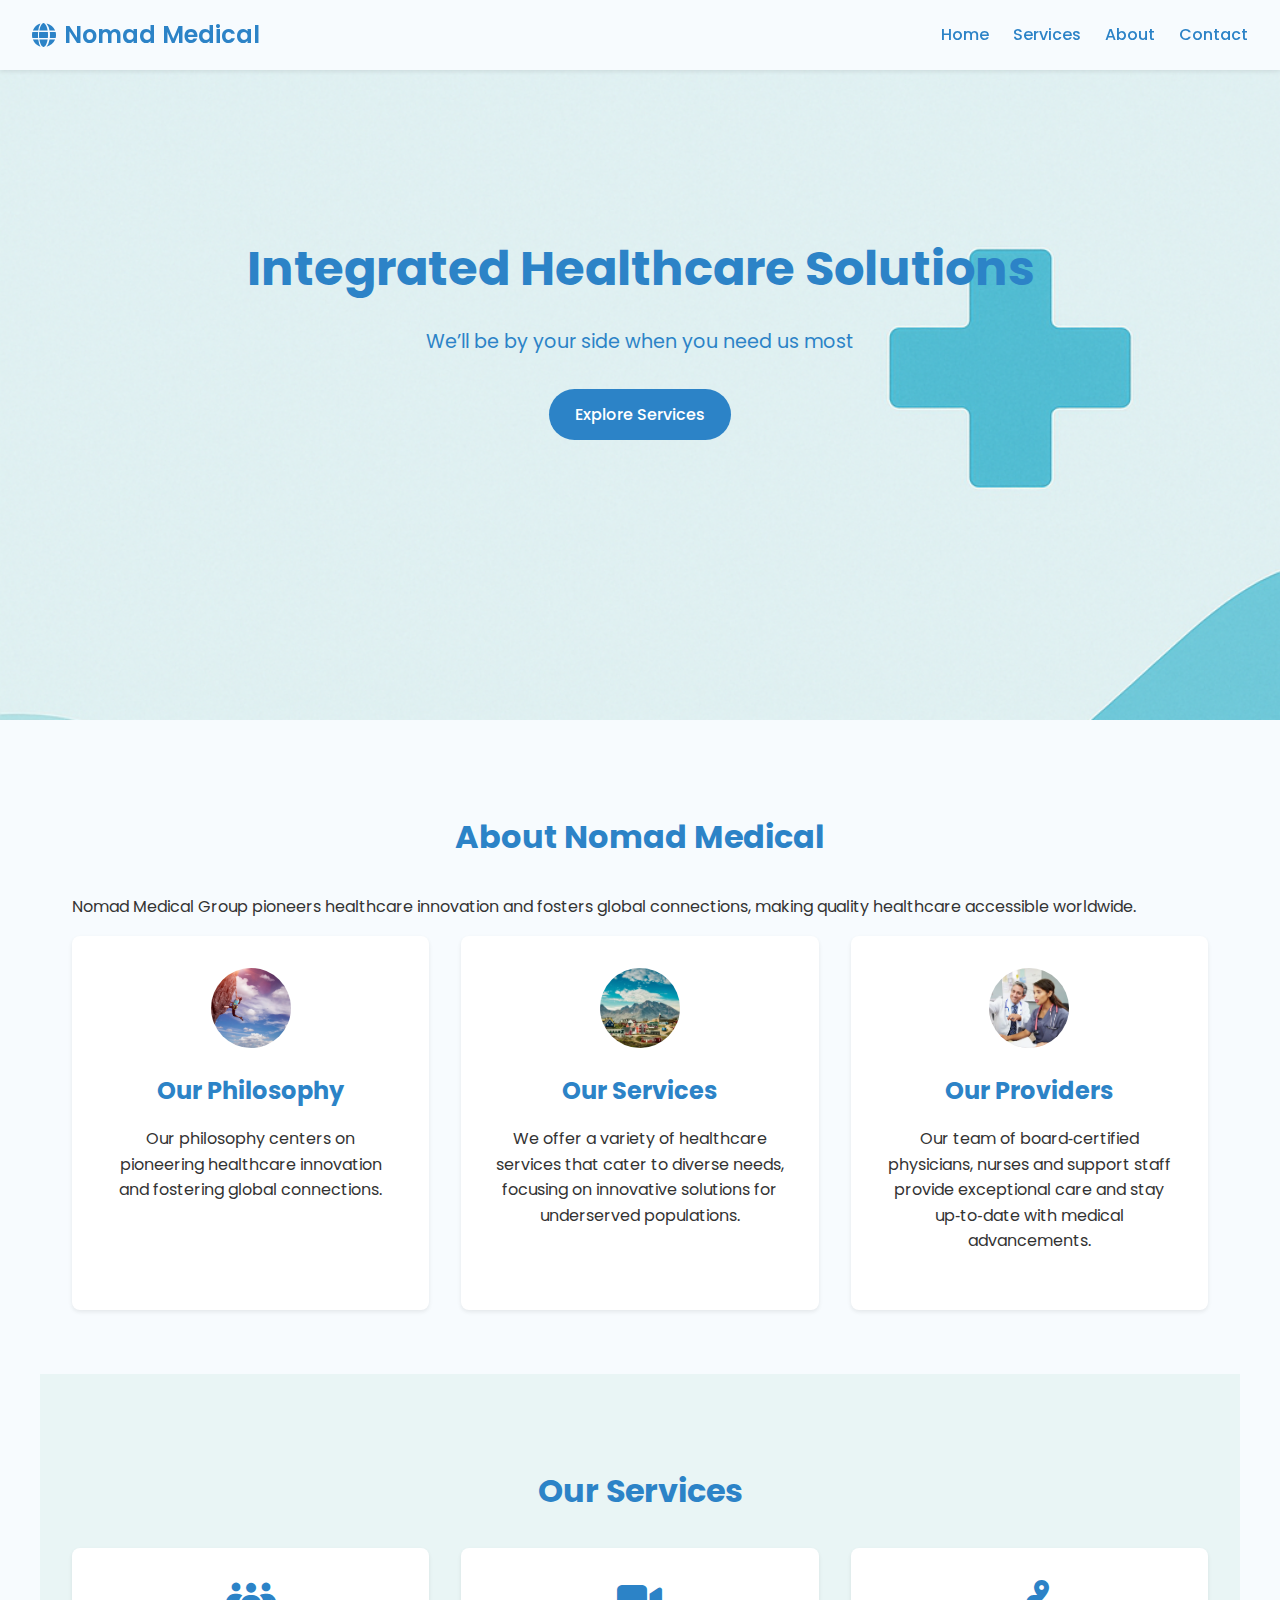
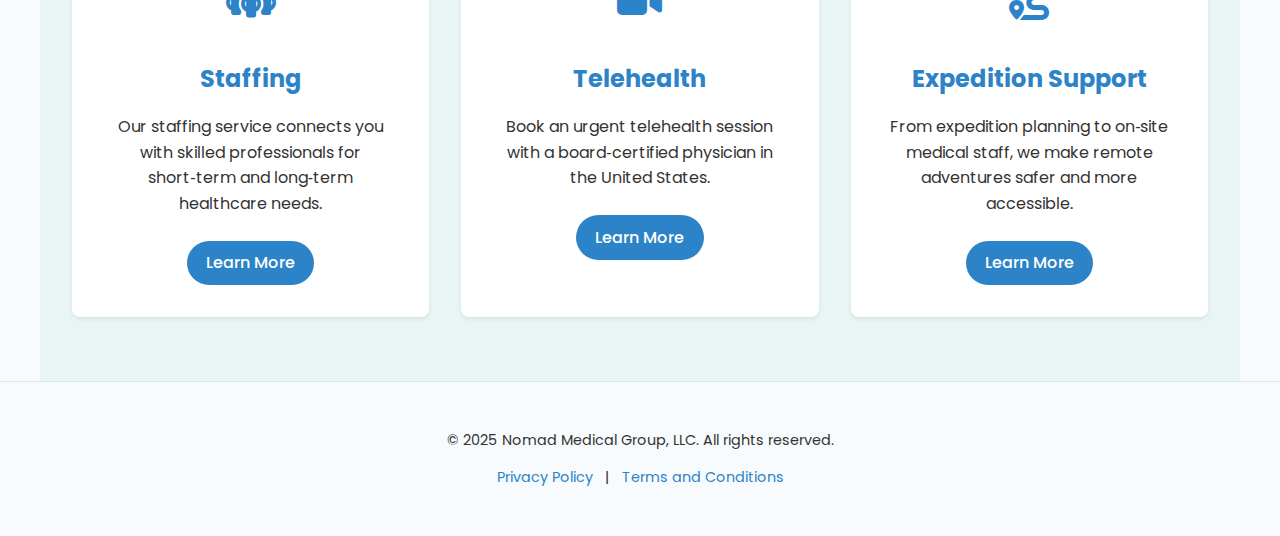
<file: index.html>
<!DOCTYPE html>
<html lang="en">
  <head>
    <meta charset="UTF-8" />
    <meta name="viewport" content="width=device-width, initial-scale=1.0" />
    <title>NOMAD MEDICAL | Integrated Healthcare Solutions</title>
    <meta
      name="description"
      content="Nomad Medical Group provides integrated healthcare solutions, including telehealth, staffing and expedition support, delivering world‑class care wherever you are."
    />
    <link
      rel="stylesheet"
      href="https://cdnjs.cloudflare.com/ajax/libs/font-awesome/6.4.0/css/all.min.css"
    />
    <link
      href="https://fonts.googleapis.com/css2?family=Poppins:wght@400;500;600&display=swap"
      rel="stylesheet"
    />
    <link rel="stylesheet" href="styles.css" />
  </head>
  <body>
    <!-- Header -->
    <header>
      <div class="logo">
        <i class="fas fa-globe"></i> Nomad Medical
      </div>
      <nav>
        <ul>
          <li><a href="index.html">Home</a></li>
          <li><a href="services.html">Services</a></li>
          <li><a href="about.html">About</a></li>
          <li><a href="contact.html">Contact</a></li>
        </ul>
      </nav>
    </header>

    <!-- Hero Section -->
    <section class="hero">
      <h1>Integrated Healthcare Solutions</h1>
      <p>We’ll be by your side when you need us most</p>
      <a href="services.html" class="cta-button">Explore Services</a>
    </section>

    <!-- About Section -->
    <section class="section">
      <h2>About Nomad Medical</h2>
      <p>
        Nomad Medical Group pioneers healthcare innovation and fosters global
        connections, making quality healthcare accessible worldwide.
      </p>
      <div class="cards">
        <div class="card">
          <!-- Use a circular image from the original site to illustrate our philosophy -->
          <img src="assets/expedition.webp" alt="Our Philosophy" />
          <h3>Our Philosophy</h3>
          <p>
            Our philosophy centers on pioneering healthcare innovation and
            fostering global connections.
          </p>
        </div>
        <div class="card">
          <!-- Staffing photo from the old site illustrates the breadth of services we offer -->
          <img src="assets/telehealth.webp" alt="Our Services" />
          <h3>Our Services</h3>
          <p>
            We offer a variety of healthcare services that cater to diverse
            needs, focusing on innovative solutions for underserved populations.
          </p>
        </div>
        <div class="card">
          <!-- Expedition photo symbolises our adventurous providers -->
          <img src="assets/staffing.webp" alt="Our Providers" />
          <h3>Our Providers</h3>
          <p>
            Our team of board‑certified physicians, nurses and support staff
            provide exceptional care and stay up‑to‑date with medical
            advancements.
          </p>
        </div>
      </div>
    </section>

    <!-- Services Preview Section -->
    <section class="section dark">
      <h2>Our Services</h2>
      <div class="cards">
        <div class="card">
          <i class="fas fa-people-group"></i>
          <h3>Staffing</h3>
          <p>
            Our staffing service connects you with skilled professionals for
            short‑term and long‑term healthcare needs.
          </p>
          <a href="staffing.html" class="link-button">Learn More</a>
        </div>
        <div class="card">
          <i class="fas fa-video"></i>
          <h3>Telehealth</h3>
          <p>
            Book an urgent telehealth session with a board‑certified physician
            in the United States.
          </p>
          <a href="telehealth.html" class="link-button">Learn More</a>
        </div>
        <div class="card">
          <i class="fas fa-route"></i>
          <h3>Expedition Support</h3>
          <p>
            From expedition planning to on‑site medical staff, we make
            remote adventures safer and more accessible.
          </p>
          <a
            href="expedition-support.html"
            class="link-button"
            >Learn More</a
          >
        </div>
      </div>
    </section>

    <!-- Footer -->
    <footer class="footer">
      <p>&copy; 2025 Nomad Medical Group, LLC. All rights reserved.</p>
      <p>
        <a href="#">Privacy Policy</a> |
        <a href="#">Terms and Conditions</a>
      </p>
    </footer>
  </body>
</html>
</file>
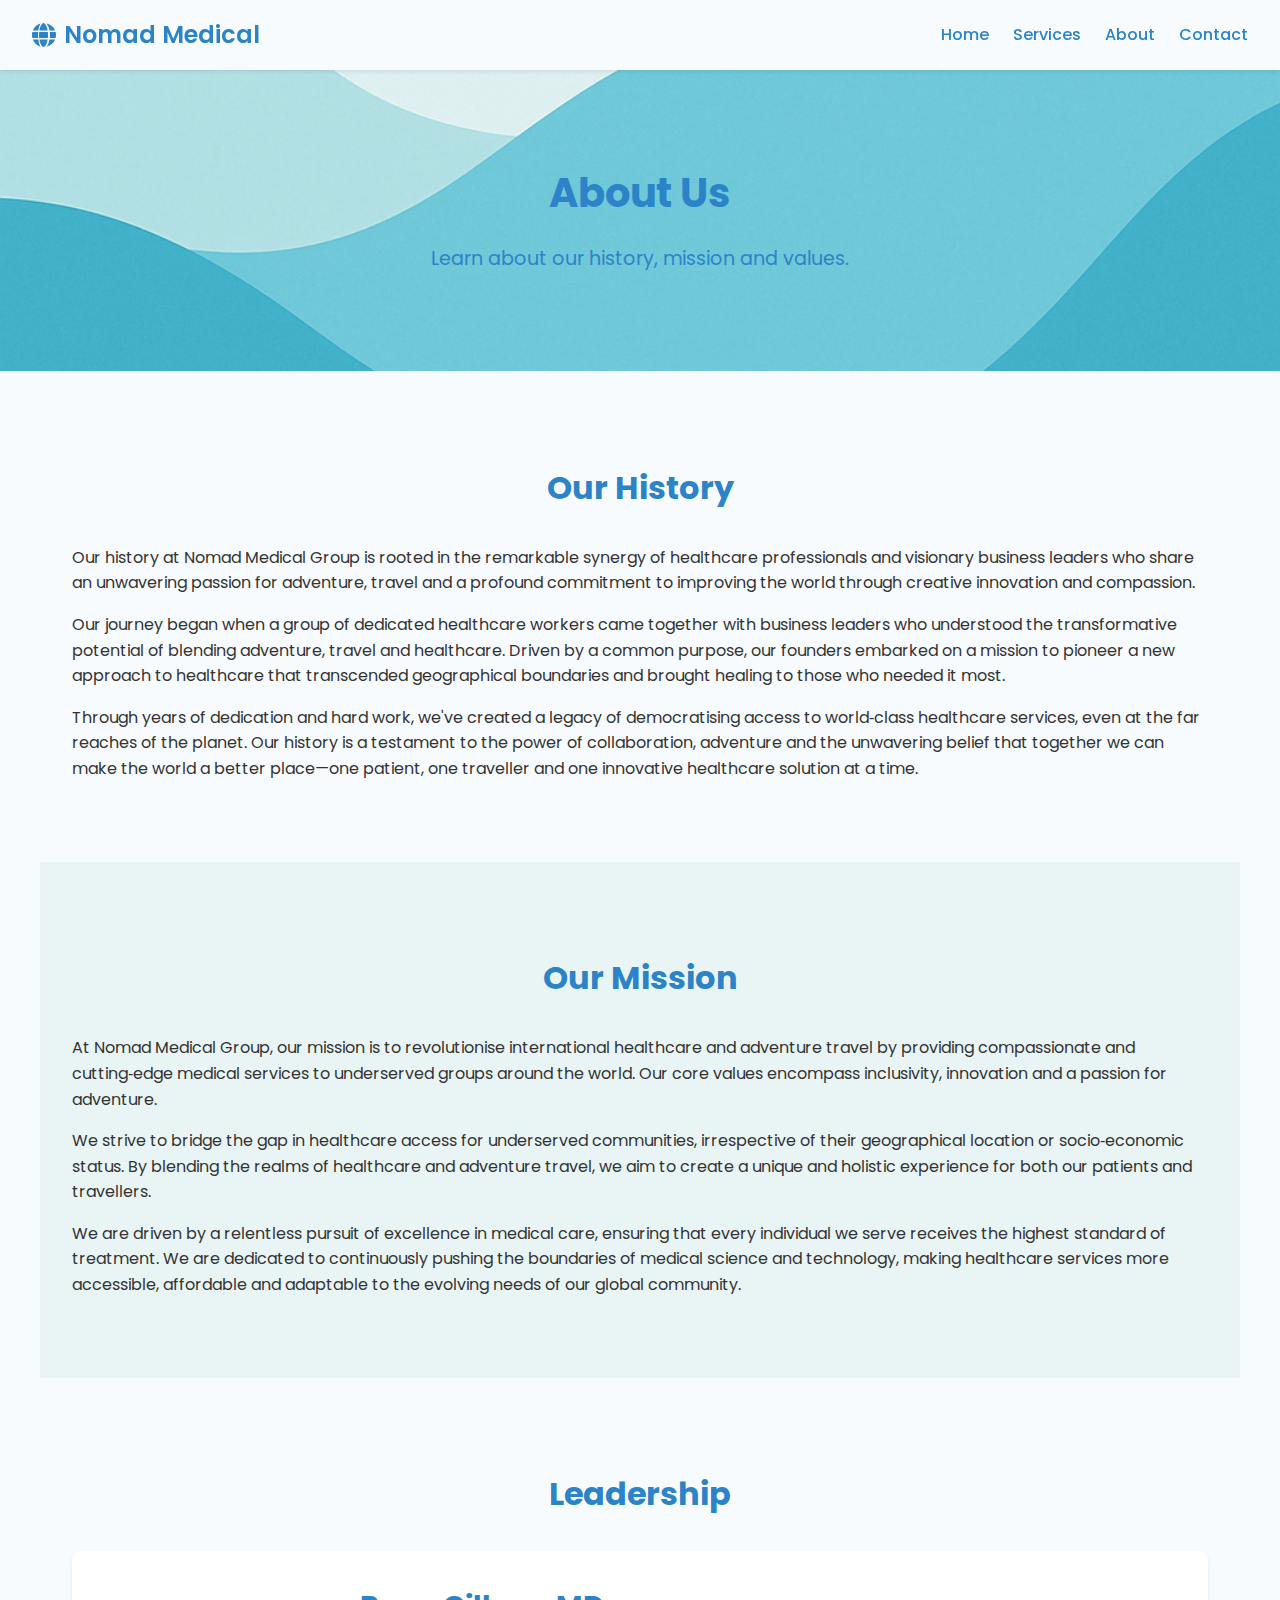
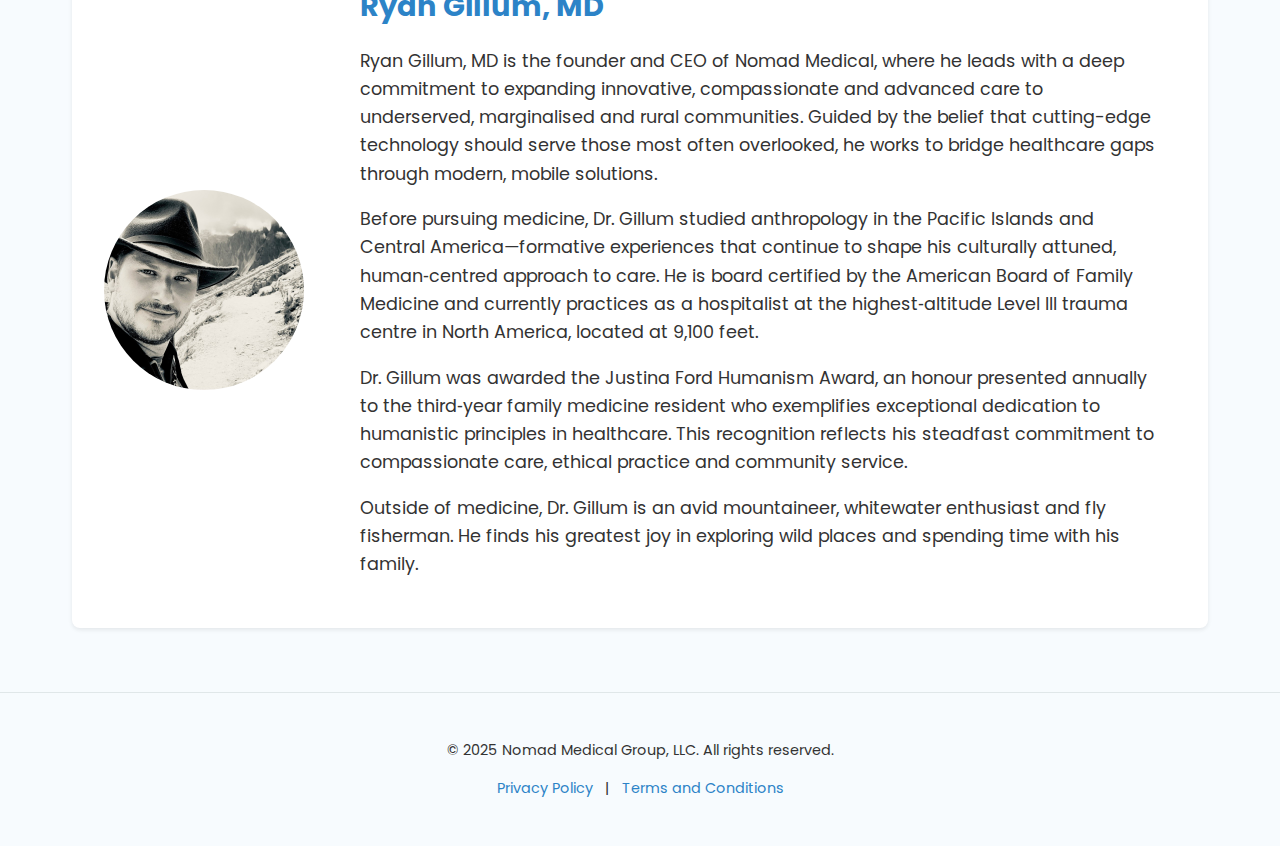
<file: about.html>
<!DOCTYPE html>
<html lang="en">
  <head>
    <meta charset="UTF-8" />
    <meta name="viewport" content="width=device-width, initial-scale=1.0" />
    <title>About Us | Nomad Medical</title>
    <meta
      name="description"
      content="Learn about Nomad Medical Group’s history, mission and values. Discover our commitment to pioneering healthcare innovation and global accessibility."
    />
    <link
      rel="stylesheet"
      href="https://cdnjs.cloudflare.com/ajax/libs/font-awesome/6.4.0/css/all.min.css"
    />
    <link
      href="https://fonts.googleapis.com/css2?family=Poppins:wght@400;500;600&display=swap"
      rel="stylesheet"
    />
    <link rel="stylesheet" href="styles.css" />
    <!-- Favicon -->
    <link rel="icon" href="assets/favicon.png" type="image/png" />
  </head>
  <body>
    <!-- Header -->
         <header>
         <!-- Make the logo clickable to navigate back to the homepage -->
         <a href="index.html" class="logo">
             <i class="fas fa-globe"></i> Nomad Medical
           </a>
           <nav>
        <ul>
          <li><a href="index.html">Home</a></li>
          <li><a href="services.html">Services</a></li>
          <li><a href="about.html">About</a></li>
          <li><a href="contact.html">Contact</a></li>
        </ul>
      </nav>
    </header>

    <!-- Subhero -->
    <section class="subhero">
      <h1>About Us</h1>
      <p>Learn about our history, mission and values.</p>
    </section>

    <!-- History Section -->
    <section class="section">
      <h2>Our History</h2>
      <p>
        Our history at Nomad Medical Group is rooted in the remarkable synergy
        of healthcare professionals and visionary business leaders who share an
        unwavering passion for adventure, travel and a profound commitment
        to improving the world through creative innovation and compassion.
      </p>
      <p>
        Our journey began when a group of dedicated healthcare workers came
        together with business leaders who understood the transformative
        potential of blending adventure, travel and healthcare.
        Driven by a common purpose, our founders embarked on a mission to
        pioneer a new approach to healthcare that transcended geographical
        boundaries and brought healing to those who needed it most.
      </p>
      <p>
        Through years of dedication and hard work, we've created a legacy of
        democratising access to world‑class healthcare services, even at the
        far reaches of the planet. Our history is
        a testament to the power of collaboration, adventure and the
        unwavering belief that together we can make the world a better
        place—one patient, one traveller and one innovative healthcare
        solution at a time.
      </p>
    </section>

    <!-- Mission Section -->
    <section class="section dark">
      <h2>Our Mission</h2>
      <p>
        At Nomad Medical Group, our mission is to revolutionise international
        healthcare and adventure travel by providing compassionate and
        cutting‑edge medical services to underserved groups around the world.
        Our core values encompass inclusivity, innovation and a passion for
        adventure.
      </p>
      <p>
        We strive to bridge the gap in healthcare access for underserved
        communities, irrespective of their geographical location or
        socio‑economic status. By blending the
        realms of healthcare and adventure travel, we aim to create a unique
        and holistic experience for both our patients and travellers.
      </p>
      <p>
        We are driven by a relentless pursuit of excellence in medical care,
        ensuring that every individual we serve receives the highest
        standard of treatment. We are dedicated to
        continuously pushing the boundaries of medical science and
        technology, making healthcare services more accessible, affordable
        and adaptable to the evolving needs of our global community.
      </p>
    </section>

    <!-- Leadership Section -->
    <section class="section leadership-section">
      <h2>Leadership</h2>
      <div class="leadership-card">
        <!-- Leadership portrait for the CEO and founder -->
        <img src="assets/ryan-gillum.jpeg" alt="Ryan Gillum, MD" class="leader-photo">
        <div class="leadership-bio">
          <h3>Ryan Gillum, MD</h3>
          <!-- Updated biography text for Ryan Gillum, MD -->
          <p>
            Ryan Gillum, MD is the founder and CEO of Nomad Medical, where he
            leads with a deep commitment to expanding innovative, compassionate
            and advanced care to underserved, marginalised and rural
            communities. Guided by the belief that cutting-edge technology
            should serve those most often overlooked, he works to bridge
            healthcare gaps through modern, mobile solutions.
          </p>
          <p>
            Before pursuing medicine, Dr. Gillum studied anthropology in the
            Pacific Islands and Central America—formative experiences that
            continue to shape his culturally attuned, human‑centred
            approach to care. He is board certified by the American Board of
            Family Medicine and currently practices as a hospitalist at the
            highest‑altitude Level&nbsp;III trauma centre in North America,
            located at 9,100 feet.
          </p>
          <p>
            Dr. Gillum was awarded the Justina Ford Humanism Award, an honour
            presented annually to the third‑year family medicine resident who
            exemplifies exceptional dedication to humanistic principles in
            healthcare. This recognition reflects his steadfast commitment to
            compassionate care, ethical practice and community service.
          </p>
          <p>
            Outside of medicine, Dr. Gillum is an avid mountaineer,
            whitewater enthusiast and fly fisherman. He finds his greatest joy
            in exploring wild places and spending time with his family.
          </p>
        </div>
      </div>
    </section>

    <!-- Footer -->
    <footer class="footer">
      <p>&copy; 2025 Nomad Medical Group, LLC. All rights reserved.</p>
      <p>
        <a href="#">Privacy Policy</a> |
        <a href="#">Terms and Conditions</a>
      </p>
    </footer>
  </body>
</html>
</file>
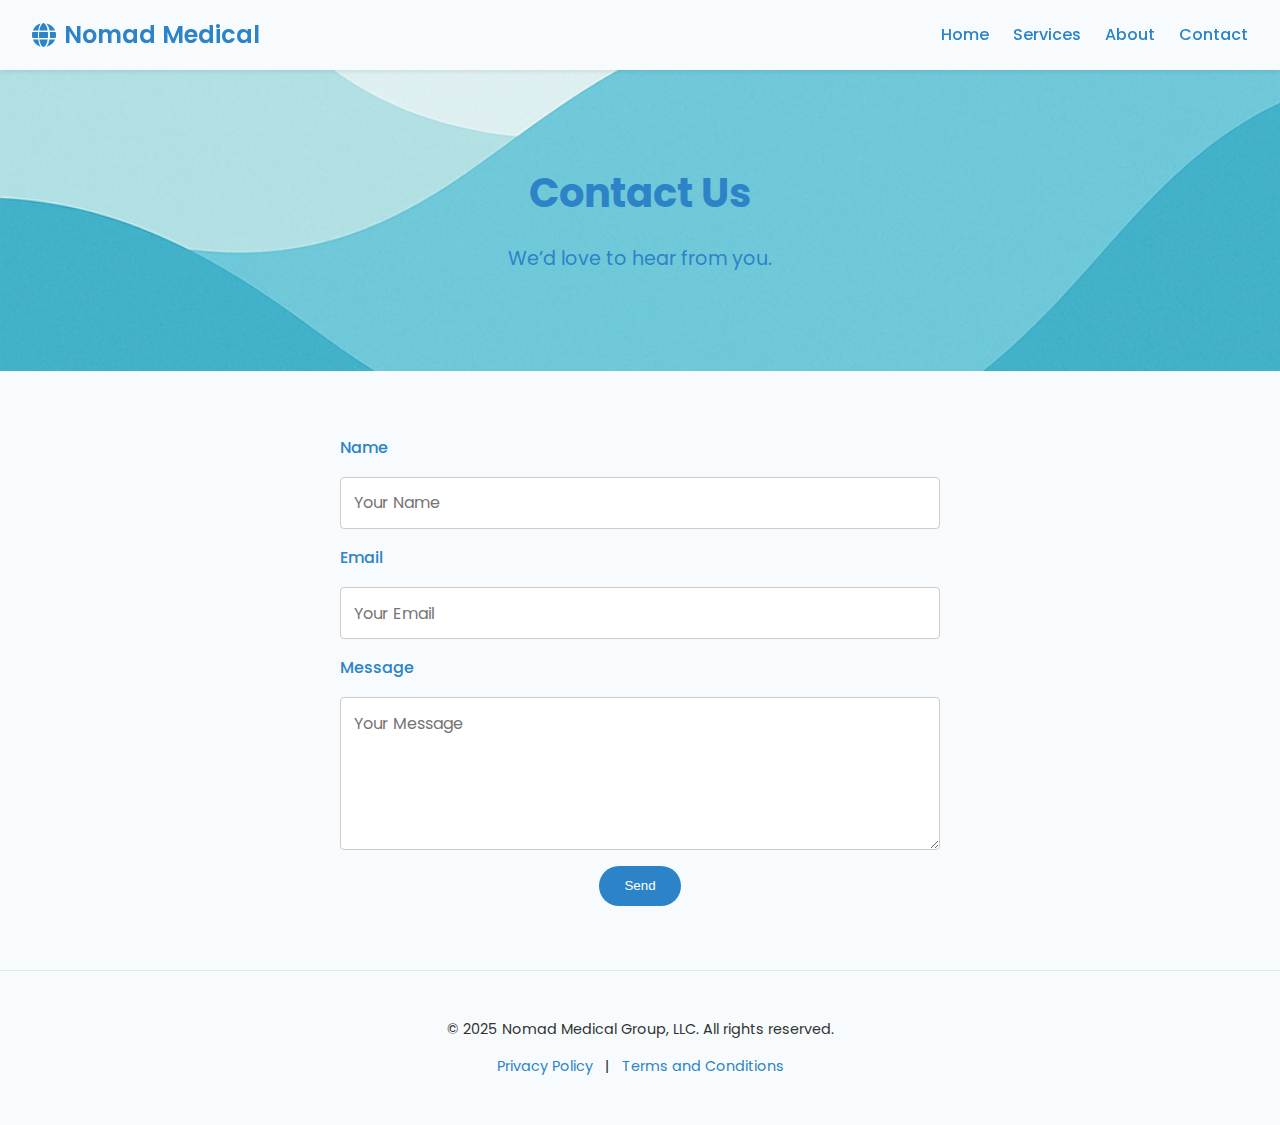
<file: contact.html>
<!DOCTYPE html>
<html lang="en">
  <head>
    <meta charset="UTF-8" />
    <meta name="viewport" content="width=device-width, initial-scale=1.0" />
    <title>Contact Us | Nomad Medical</title>
    <meta
      name="description"
      content="Get in touch with Nomad Medical Group. Send us your questions, comments or partnership requests via our contact form."
    />
    <link
      rel="stylesheet"
      href="https://cdnjs.cloudflare.com/ajax/libs/font-awesome/6.4.0/css/all.min.css"
    />
    <link
      href="https://fonts.googleapis.com/css2?family=Poppins:wght@400;500;600&display=swap"
      rel="stylesheet"
    />
    <link rel="stylesheet" href="styles.css" />
  </head>
  <body>
    <!-- Header -->
    <header>
      <div class="logo">
        <i class="fas fa-globe"></i> Nomad Medical
      </div>
      <nav>
        <ul>
          <li><a href="index.html">Home</a></li>
          <li><a href="services.html">Services</a></li>
          <li><a href="about.html">About</a></li>
          <li><a href="contact.html">Contact</a></li>
        </ul>
      </nav>
    </header>

    <!-- Subhero -->
    <section class="subhero">
      <h1>Contact Us</h1>
      <p>We’d love to hear from you.</p>
    </section>

    <!-- Contact Form -->
    <section class="section">
      <form class="contact-form" action="#" method="post">
        <label for="name">Name</label>
        <input type="text" id="name" name="name" placeholder="Your Name" required />
        <label for="email">Email</label>
        <input
          type="email"
          id="email"
          name="email"
          placeholder="Your Email"
          required
        />
        <label for="message">Message</label>
        <textarea
          id="message"
          name="message"
          rows="5"
          placeholder="Your Message"
          required
        ></textarea>
        <button type="submit" class="cta-button">Send</button>
      </form>
    </section>

    <!-- Footer -->
    <footer class="footer">
      <p>&copy; 2025 Nomad Medical Group, LLC. All rights reserved.</p>
      <p>
        <a href="#">Privacy Policy</a> |
        <a href="#">Terms and Conditions</a>
      </p>
    </footer>
  </body>
</html>
</file>
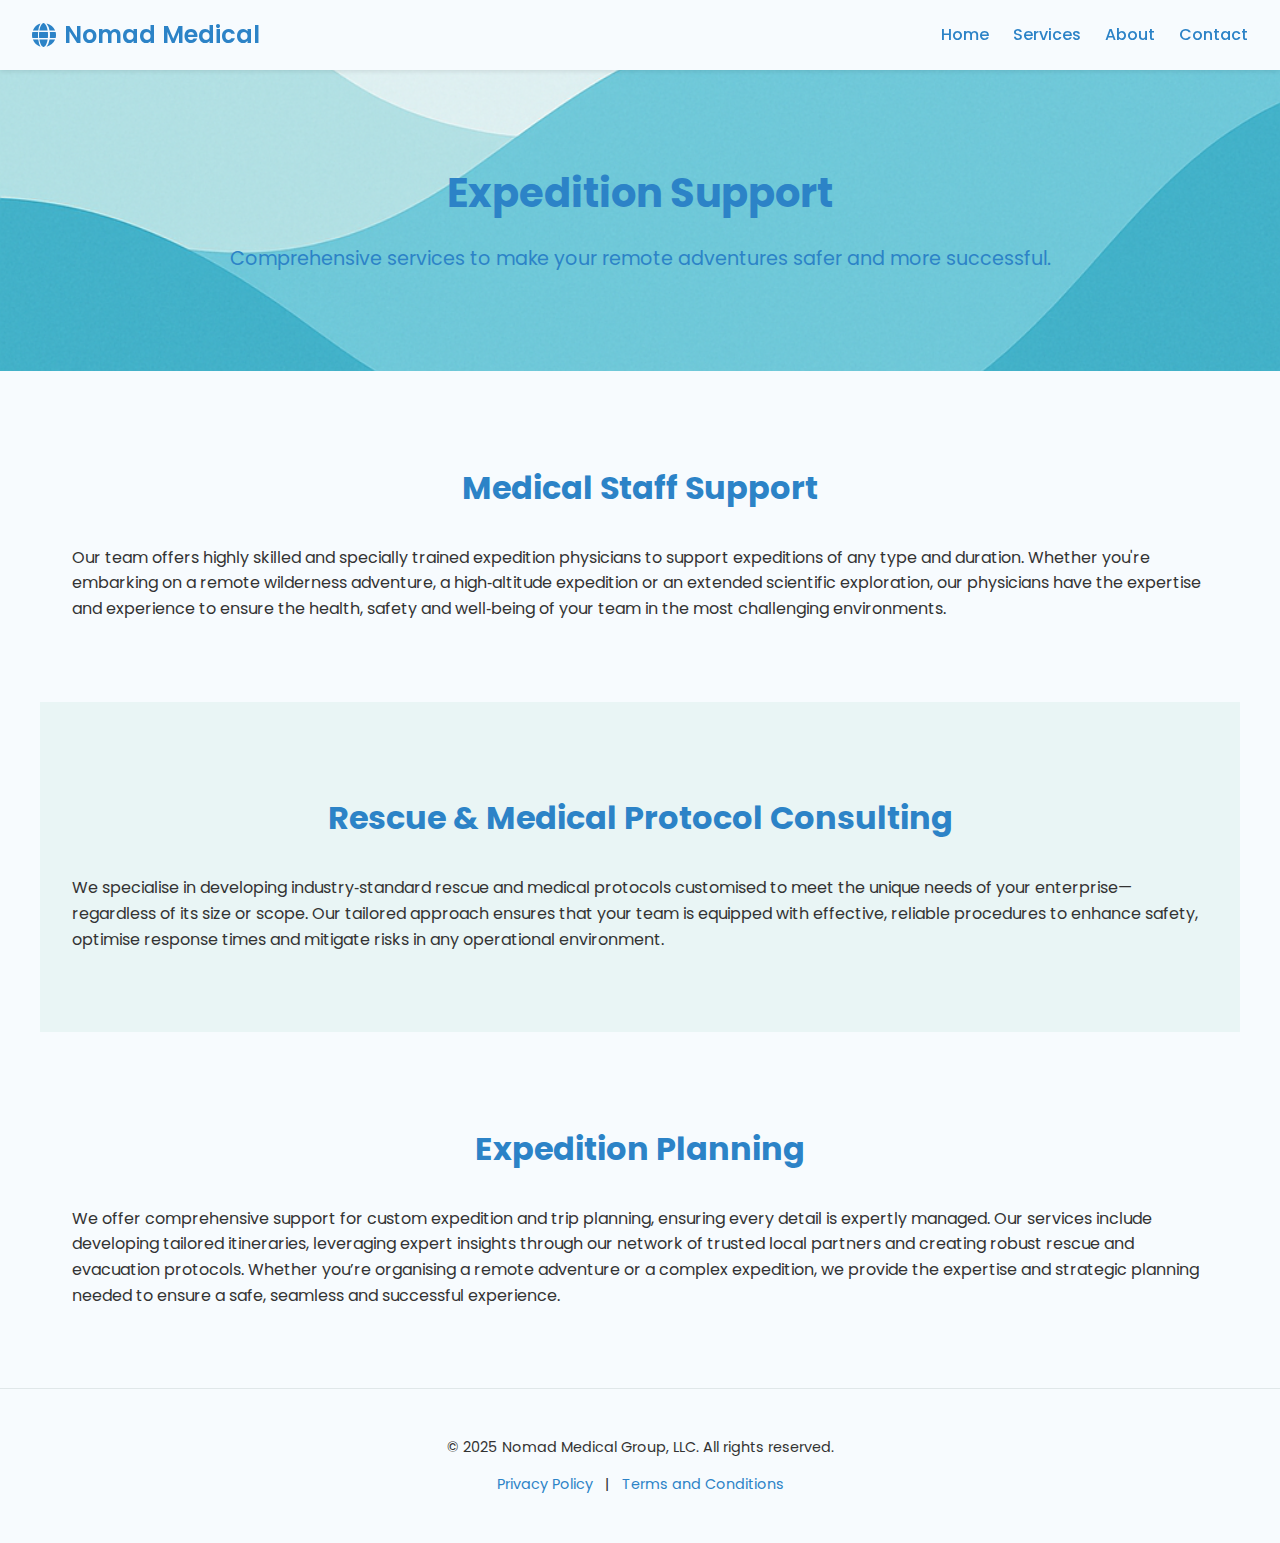
<file: expedition-support.html>
<!DOCTYPE html>
<html lang="en">
  <head>
    <meta charset="UTF-8" />
    <meta name="viewport" content="width=device-width, initial-scale=1.0" />
    <title>Expedition Support | Nomad Medical</title>
    <meta
      name="description"
      content="Nomad Medical offers expedition support services, including medical staff, rescue protocols and expedition planning for remote adventures."
    />
    <link
      rel="stylesheet"
      href="https://cdnjs.cloudflare.com/ajax/libs/font-awesome/6.4.0/css/all.min.css"
    />
    <link
      href="https://fonts.googleapis.com/css2?family=Poppins:wght@400;500;600&display=swap"
      rel="stylesheet"
    />
    <link rel="stylesheet" href="styles.css" />
  </head>
  <body>
    <!-- Header -->
    <header>
      <div class="logo">
        <i class="fas fa-globe"></i> Nomad Medical
      </div>
      <nav>
        <ul>
          <li><a href="index.html">Home</a></li>
          <li><a href="services.html">Services</a></li>
          <li><a href="about.html">About</a></li>
          <li><a href="contact.html">Contact</a></li>
        </ul>
      </nav>
    </header>

    <!-- Subhero -->
    <section class="subhero">
      <h1>Expedition Support</h1>
      <p>Comprehensive services to make your remote adventures safer and more successful.</p>
    </section>

    <!-- Medical Staff Support -->
    <section class="section">
      <h2>Medical Staff Support</h2>
      <p>
        Our team offers highly skilled and specially trained expedition
        physicians to support expeditions of any type and duration.
        Whether you're embarking on a remote wilderness adventure, a
        high‑altitude expedition or an extended scientific exploration, our
        physicians have the expertise and experience to ensure the health,
        safety and well‑being of your team in the most challenging
        environments.
      </p>
    </section>

    <!-- Rescue & Medical Protocol Consulting -->
    <section class="section dark">
      <h2>Rescue &amp; Medical Protocol Consulting</h2>
      <p>
        We specialise in developing industry‑standard rescue and medical
        protocols customised to meet the unique needs of your enterprise—
        regardless of its size or scope. Our
        tailored approach ensures that your team is equipped with effective,
        reliable procedures to enhance safety, optimise response times and
        mitigate risks in any operational environment.
      </p>
    </section>

    <!-- Expedition Planning -->
    <section class="section">
      <h2>Expedition Planning</h2>
      <p>
        We offer comprehensive support for custom expedition and trip
        planning, ensuring every detail is expertly managed.
        Our services include developing tailored itineraries, leveraging
        expert insights through our network of trusted local partners and
        creating robust rescue and evacuation protocols. Whether you’re
        organising a remote adventure or a complex expedition, we provide
        the expertise and strategic planning needed to ensure a safe,
        seamless and successful experience.
      </p>
    </section>

    <!-- Footer -->
    <footer class="footer">
      <p>&copy; 2025 Nomad Medical Group, LLC. All rights reserved.</p>
      <p>
        <a href="#">Privacy Policy</a> |
        <a href="#">Terms and Conditions</a>
      </p>
    </footer>
  </body>
</html>
</file>
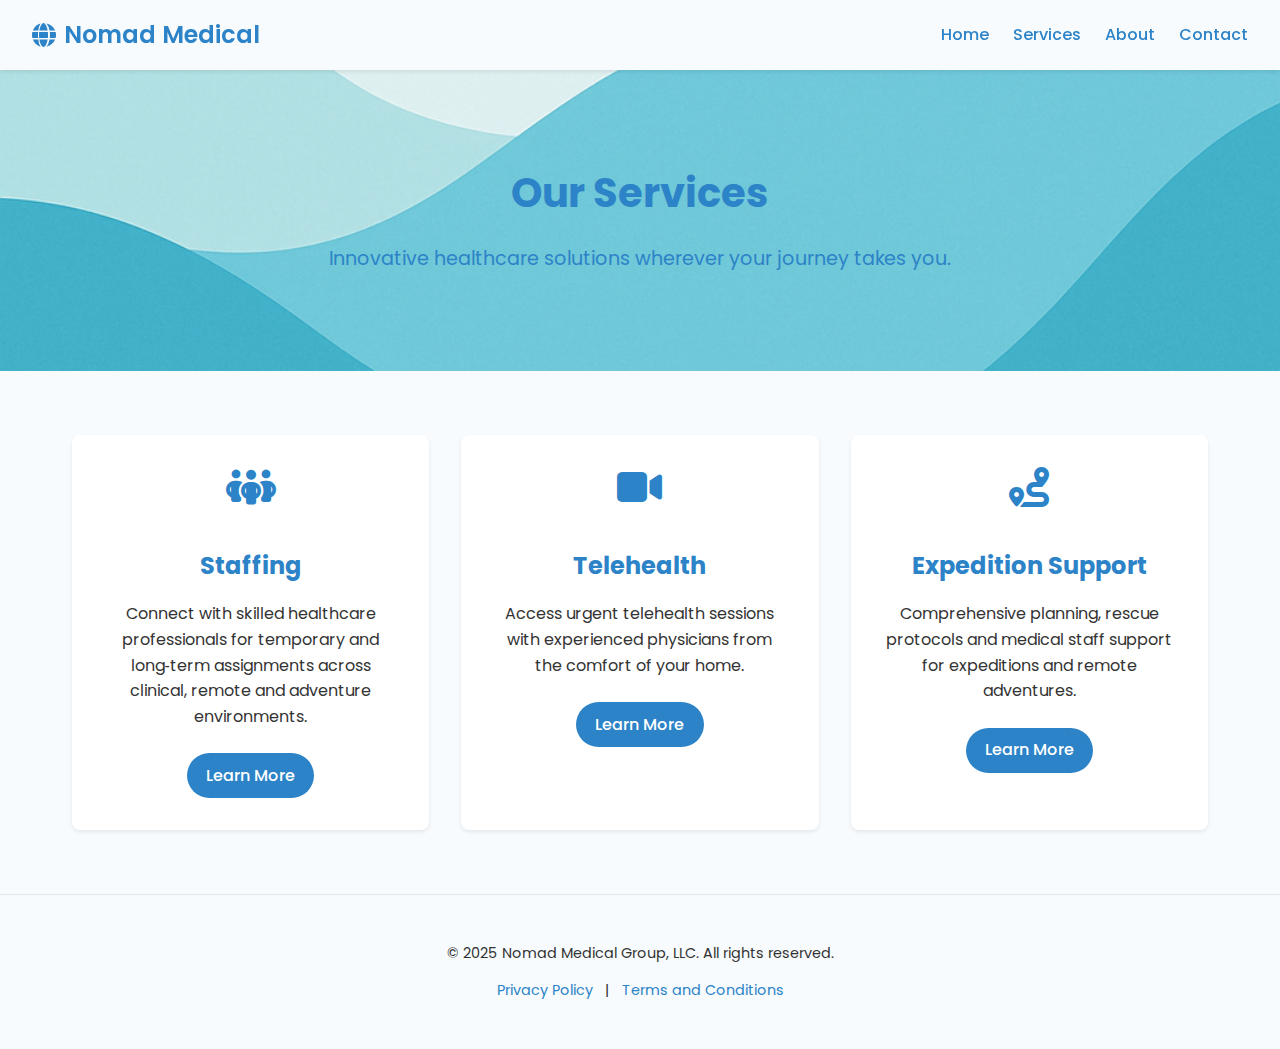
<file: services.html>
<!DOCTYPE html>
<html lang="en">
  <head>
    <meta charset="UTF-8" />
    <meta name="viewport" content="width=device-width, initial-scale=1.0" />
    <title>Our Services | Nomad Medical</title>
    <meta
      name="description"
      content="Discover the range of services offered by Nomad Medical Group, including staffing, telehealth and expedition support."
    />
    <link
      rel="stylesheet"
      href="https://cdnjs.cloudflare.com/ajax/libs/font-awesome/6.4.0/css/all.min.css"
    />
    <link
      href="https://fonts.googleapis.com/css2?family=Poppins:wght@400;500;600&display=swap"
      rel="stylesheet"
    />
    <link rel="stylesheet" href="styles.css" />
  </head>
  <body>
    <!-- Header -->
    <header>
      <div class="logo">
        <i class="fas fa-globe"></i> Nomad Medical
      </div>
      <nav>
        <ul>
          <li><a href="index.html">Home</a></li>
          <li><a href="services.html">Services</a></li>
          <li><a href="about.html">About</a></li>
          <li><a href="contact.html">Contact</a></li>
        </ul>
      </nav>
    </header>

    <!-- Subhero -->
    <section class="subhero">
      <h1>Our Services</h1>
      <p>Innovative healthcare solutions wherever your journey takes you.</p>
    </section>

    <!-- Services list -->
    <section class="section">
      <div class="cards">
        <div class="card">
          <i class="fas fa-people-group"></i>
          <h3>Staffing</h3>
          <p>
            Connect with skilled healthcare professionals for temporary and
            long‑term assignments across clinical, remote and adventure
            environments.
          </p>
          <a href="staffing.html" class="link-button">Learn More</a>
        </div>
        <div class="card">
          <i class="fas fa-video"></i>
          <h3>Telehealth</h3>
          <p>
            Access urgent telehealth sessions with experienced physicians from
            the comfort of your home.
          </p>
          <a href="telehealth.html" class="link-button">Learn More</a>
        </div>
        <div class="card">
          <i class="fas fa-route"></i>
          <h3>Expedition Support</h3>
          <p>
            Comprehensive planning, rescue protocols and medical staff support
            for expeditions and remote adventures.
          </p>
          <a
            href="expedition-support.html"
            class="link-button"
            >Learn More</a
          >
        </div>
      </div>
    </section>

    <!-- Footer -->
    <footer class="footer">
      <p>&copy; 2025 Nomad Medical Group, LLC. All rights reserved.</p>
      <p>
        <a href="#">Privacy Policy</a> |
        <a href="#">Terms and Conditions</a>
      </p>
    </footer>
  </body>
</html>
</file>
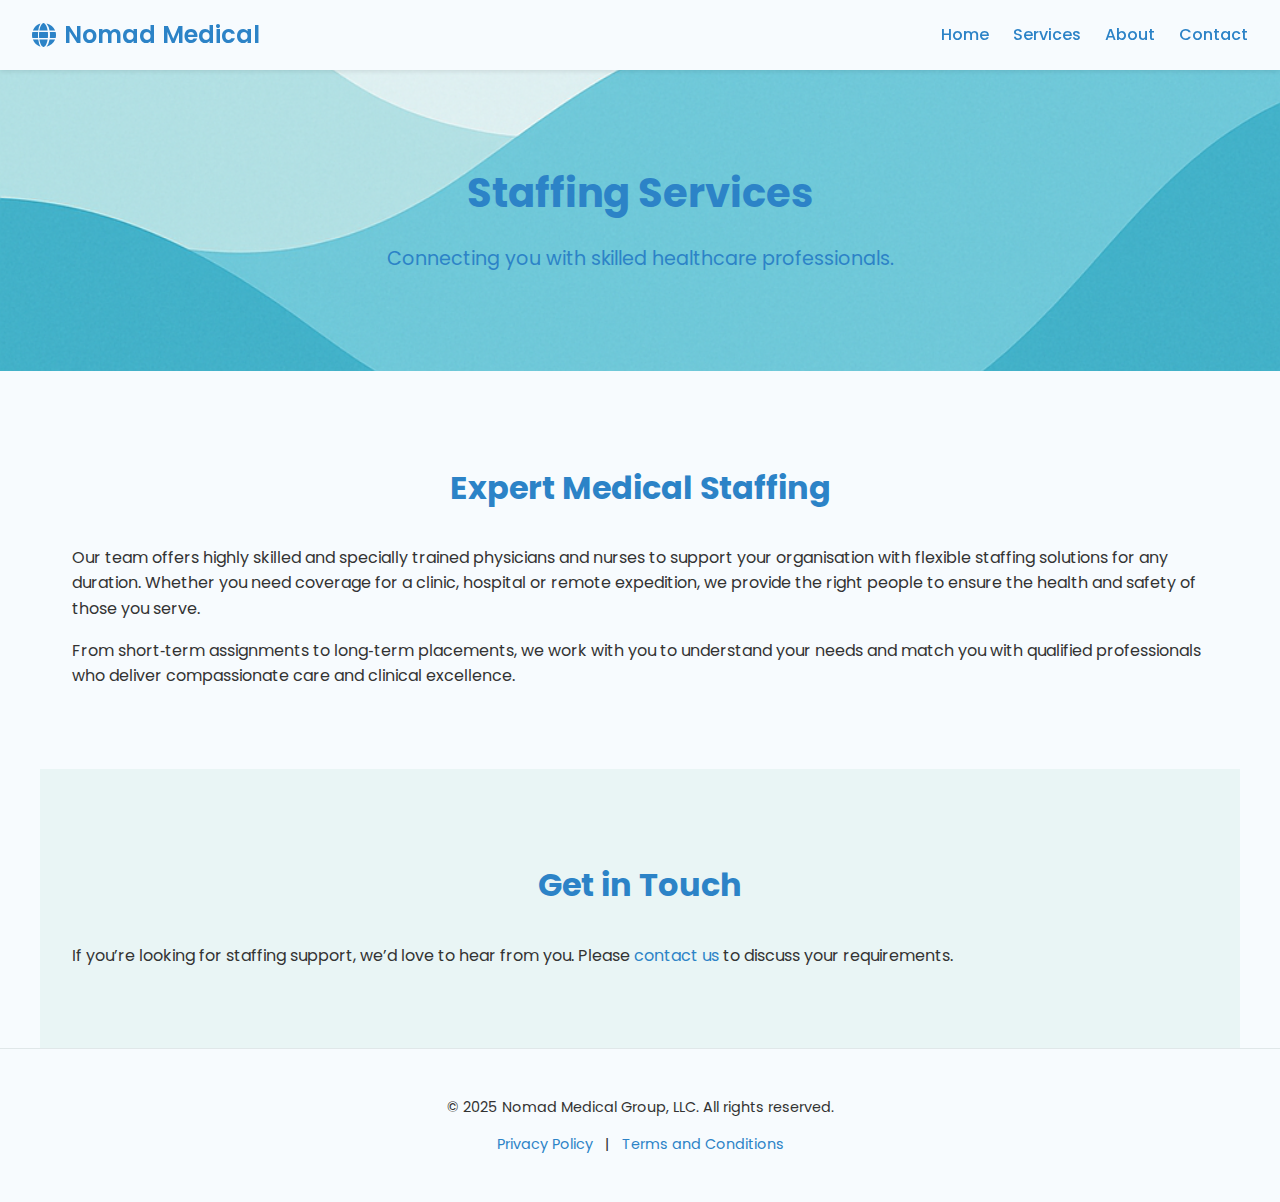
<file: staffing.html>
<!DOCTYPE html>
<html lang="en">
  <head>
    <meta charset="UTF-8" />
    <meta name="viewport" content="width=device-width, initial-scale=1.0" />
    <title>Staffing Services | Nomad Medical</title>
    <meta
      name="description"
      content="Nomad Medical provides flexible staffing solutions with skilled physicians and nurses to support your organisation's healthcare needs."
    />
    <link
      rel="stylesheet"
      href="https://cdnjs.cloudflare.com/ajax/libs/font-awesome/6.4.0/css/all.min.css"
    />
    <link
      href="https://fonts.googleapis.com/css2?family=Poppins:wght@400;500;600&display=swap"
      rel="stylesheet"
    />
    <link rel="stylesheet" href="styles.css" />
  </head>
  <body>
    <!-- Header -->
    <header>
      <div class="logo">
        <i class="fas fa-globe"></i> Nomad Medical
      </div>
      <nav>
        <ul>
          <li><a href="index.html">Home</a></li>
          <li><a href="services.html">Services</a></li>
          <li><a href="about.html">About</a></li>
          <li><a href="contact.html">Contact</a></li>
        </ul>
      </nav>
    </header>

    <!-- Subhero -->
    <section class="subhero">
      <h1>Staffing Services</h1>
      <p>Connecting you with skilled healthcare professionals.</p>
    </section>

    <!-- Content -->
    <section class="section">
      <h2>Expert Medical Staffing</h2>
      <p>
        Our team offers highly skilled and specially trained physicians and
        nurses to support your organisation with flexible staffing solutions for
        any duration. Whether you need coverage for a clinic, hospital or
        remote expedition, we provide the right people to ensure the health and
        safety of those you serve.
      </p>
      <p>
        From short‑term assignments to long‑term placements, we work with you
        to understand your needs and match you with qualified professionals
        who deliver compassionate care and clinical excellence.
      </p>
    </section>

    <section class="section dark">
      <h2>Get in Touch</h2>
      <p>
        If you’re looking for staffing support, we’d love to hear from you.
        Please <a href="contact.html">contact us</a> to discuss your
        requirements.
      </p>
    </section>

    <!-- Footer -->
    <footer class="footer">
      <p>&copy; 2025 Nomad Medical Group, LLC. All rights reserved.</p>
      <p>
        <a href="#">Privacy Policy</a> |
        <a href="#">Terms and Conditions</a>
      </p>
    </footer>
  </body>
</html>
</file>
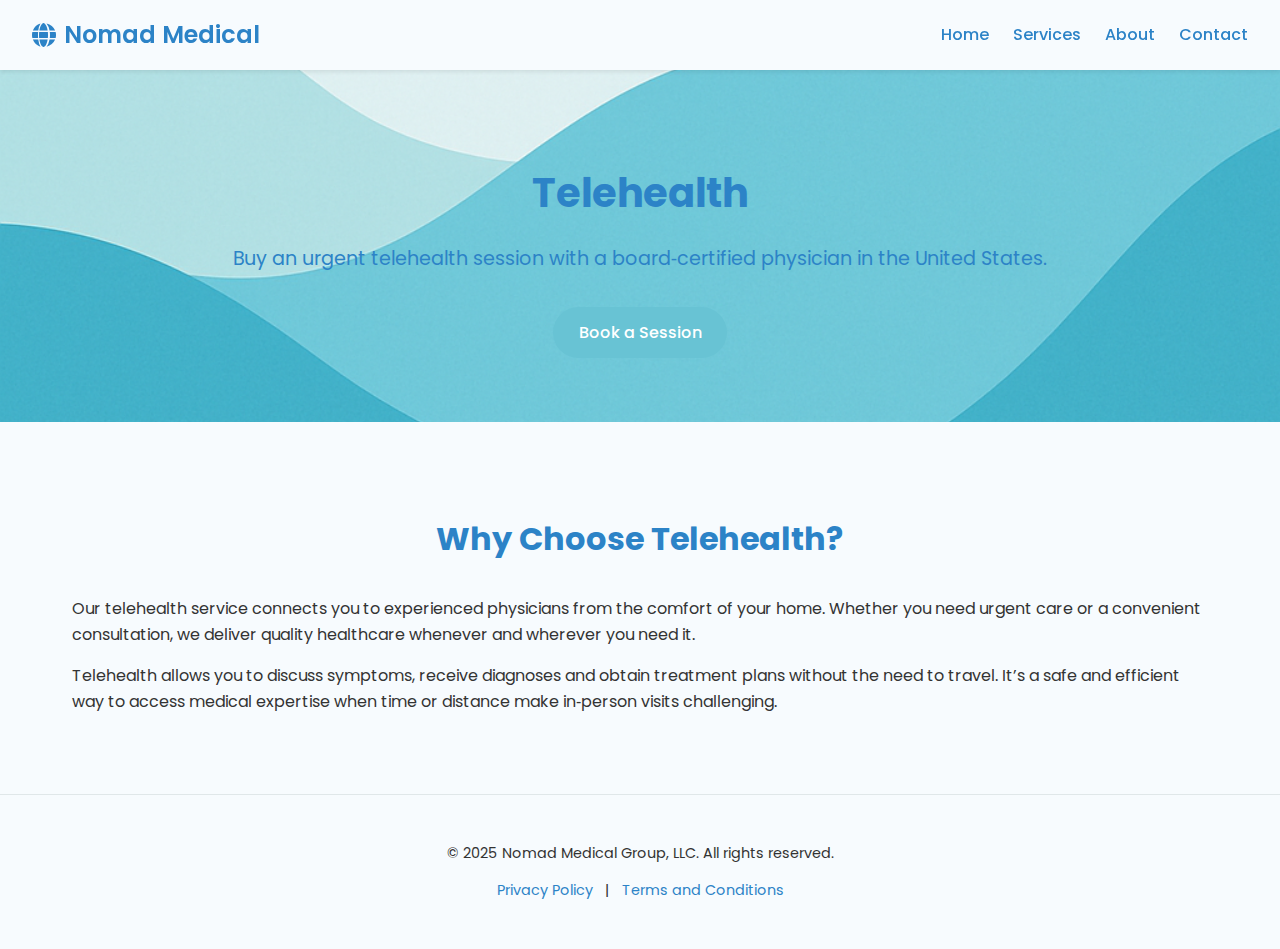
<file: telehealth.html>
<!DOCTYPE html>
<html lang="en">
  <head>
    <meta charset="UTF-8" />
    <meta name="viewport" content="width=device-width, initial-scale=1.0" />
    <title>Telehealth | Nomad Medical</title>
    <meta
      name="description"
      content="Book a telehealth session with a board‑certified physician from Nomad Medical and receive quality care wherever you are."
    />
    <link
      rel="stylesheet"
      href="https://cdnjs.cloudflare.com/ajax/libs/font-awesome/6.4.0/css/all.min.css"
    />
    <link
      href="https://fonts.googleapis.com/css2?family=Poppins:wght@400;500;600&display=swap"
      rel="stylesheet"
    />
    <link rel="stylesheet" href="styles.css" />
    <!-- Favicon -->
    <link rel="icon" href="assets/favicon.png" type="image/png" />
  </head>
  <body>
    <!-- Header -->
         <header>
         <!-- Make the logo clickable to navigate back to the homepage -->
         <a href="index.html" class="logo">
             <i class="fas fa-globe"></i> Nomad Medical
           </a>
           <!-- Menu toggle button for smaller screens -->
           <button class="menu-toggle" aria-label="Toggle menu">&#9776;</button>
           <nav>
        <ul>
          <li><a href="index.html">Home</a></li>
          <li><a href="services.html">Services</a></li>
          <li><a href="about.html">About</a></li>
          <li><a href="contact.html">Contact</a></li>
        </ul>
      </nav>
    </header>

    <!-- Subhero -->
    <section class="subhero">
      <h1>Telehealth</h1>
      <p>
        Buy an urgent telehealth session with a board‑certified physician in the
        United States.
      </p>
      <a href="contact.html" class="cta-button">Book a Session</a>
    </section>

    <!-- Content -->
    <section class="section">
      <h2>Why Choose Telehealth?</h2>
      <p>
        Our telehealth service connects you to experienced physicians from the
        comfort of your home. Whether you need urgent care or a convenient
        consultation, we deliver quality healthcare whenever and wherever you
        need it.
      </p>
      <p>
        Telehealth allows you to discuss symptoms, receive diagnoses and obtain
        treatment plans without the need to travel. It’s a safe and
        efficient way to access medical expertise when time or distance make
        in‑person visits challenging.
      </p>
    </section>

    <!-- Footer -->
    <footer class="footer">
      <p>&copy; 2025 Nomad Medical Group, LLC. All rights reserved.</p>
      <p>
        <a href="#">Privacy Policy</a> |
        <a href="#">Terms and Conditions</a>
      </p>
    </footer>

    <!-- Script to toggle navigation menu on mobile devices -->
    <script>
      const menuToggle = document.querySelector('.menu-toggle');
      const nav = document.querySelector('header nav');
      menuToggle.addEventListener('click', () => {
        nav.classList.toggle('open');
      });
    </script>
  </body>
</html>
</file>
<file: styles.css>
/*
  Nomad Medical Redesigned Stylesheet
  
  This stylesheet defines a modern minimalistic design for Nomad Medical's
  website. A light colour palette, generous white‑space and clean
  typography help to improve readability and navigation across the
  site. The primary and secondary colours draw inspiration from the
  abstract hero image while maintaining sufficient contrast for
  accessibility. Flexbox is used throughout to create responsive card
  layouts that adapt gracefully to different screen sizes.
*/

:root {
  /* Brand colours */
  /* Updated colour palette for a more open and breezy feel */
  --primary-color: #2c83c7; /* airy blue for headings and accents */
  --secondary-color: #68c3d4; /* soft turquoise for highlights */
  --light-bg: #f7fbfe; /* very light background with a hint of blue */
  --dark-text: #333333;
  --light-text: #ffffff;
  --card-bg: #ffffff;
  --card-shadow: rgba(0, 0, 0, 0.08);
}

/* Reset baseline */
* {
  box-sizing: border-box;
}

body {
  margin: 0;
  font-family: 'Poppins', sans-serif;
  line-height: 1.6;
  color: var(--dark-text);
  background-color: var(--light-bg);
}

a {
  color: var(--primary-color);
  text-decoration: none;
}

a:hover {
  color: var(--secondary-color);
}

/* Header / Navigation */
header {
  background: var(--light-bg);
  display: flex;
  justify-content: space-between;
  align-items: center;
  padding: 1rem 2rem;
  position: sticky;
  top: 0;
  z-index: 1000;
  box-shadow: 0 2px 4px var(--card-shadow);
}

.logo {
  font-weight: 600;
  font-size: 1.5rem;
  color: var(--primary-color);
  display: flex;
  align-items: center;
  gap: 0.5rem;
}

.logo i {
  font-size: 1.5rem;
  color: var(--primary-color);
}

nav ul {
  list-style: none;
  margin: 0;
  padding: 0;
  display: flex;
  align-items: center;
}

nav li {
  margin-left: 1.5rem;
}

nav a {
  font-weight: 500;
  transition: color 0.3s ease;
}

nav a:hover {
  color: var(--secondary-color);
}

/* Hide the default menu toggle button on larger screens */
.menu-toggle {
  display: none;
  background: none;
  border: none;
  font-size: 1.8rem;
  color: var(--primary-color);
  cursor: pointer;
}

/* Hero and sub‑hero sections */
.hero {
  /* Use a fresh abstract illustration that matches the site’s breezy colour palette */
  /* This new hero features flowing teal and turquoise shapes with a subtle medical cross */
  background-image: url('assets/hero-abstract.png');
  background-size: cover;
  /* Show the top of the illustration so that the cross is visible */
  background-position: center top;
  /* Use the primary colour for text on the light gradient background to improve
     contrast and legibility. */
  color: var(--primary-color);
  text-align: center;
  /* Increase the vertical padding on the hero so the cross in the illustration is fully visible. */
  padding: 8rem 1rem;
  /* Ensure a minimum height on large screens to prevent the illustration from being cropped. */
  /* Expand the hero’s minimum height further so the cross in the illustration appears in view */
  min-height: 650px;
}

.hero h1 {
  font-size: 3rem;
  margin-bottom: 1rem;
}

.hero p {
  font-size: 1.2rem;
  margin-bottom: 2rem;
}

.hero .cta-button {
  display: inline-block;
  background: var(--primary-color);
  color: var(--light-text);
  padding: 0.8rem 1.6rem;
  border-radius: 30px;
  font-weight: 500;
  transition: background 0.3s ease;
}

.hero .cta-button:hover {
  background: var(--secondary-color);
}

/* Secondary hero for internal pages */
/*
      Subhero sections on internal pages now share the same abstract hero
      illustration as the main landing page. This ensures visual
      consistency across the site and maintains the breezy look and feel.

      We reuse the hero background and styling while keeping slightly
      smaller vertical padding to differentiate the hierarchy of pages.
    */
    .subhero {
      background-image: url('assets/hero-abstract.png');
      background-size: cover;
      background-position: center;
      color: var(--primary-color);
      text-align: center;
      padding: 4rem 1rem;
    }

    .subhero h1 {
      font-size: 2.5rem;
      margin-bottom: 1rem;
    }

    .subhero p {
      font-size: 1.2rem;
      margin-bottom: 2rem;
    }

    .subhero .cta-button {
      display: inline-block;
      background: var(--secondary-color);
      color: var(--light-text);
      padding: 0.8rem 1.6rem;
      border-radius: 30px;
      font-weight: 500;
      transition: background 0.3s ease;
    }

    .subhero .cta-button:hover {
      background: var(--light-bg);
      color: var(--primary-color);
    }

/* Generic section styling */
.section {
  padding: 4rem 2rem;
  max-width: 1200px;
  margin: 0 auto;
}

.section h2 {
  text-align: center;
  margin-bottom: 2rem;
  font-size: 2rem;
  color: var(--primary-color);
}

.section.dark {
  background: #e9f5f5;
}

.cards {
  display: flex;
  flex-direction: column;
  gap: 2rem;
}

.card {
  background: var(--card-bg);
  border-radius: 8px;
  padding: 2rem;
  box-shadow: 0 2px 4px var(--card-shadow);
  text-align: center;
  flex: 1;
}

.card i {
  font-size: 2.5rem;
  margin-bottom: 1rem;
  color: var(--primary-color);
}

/* Style images inserted into cards from the original Nomad Medical site */
.card img {
  width: 80px;
  height: 80px;
  object-fit: cover;
  border-radius: 50%;
  margin: 0 auto 1rem auto;
  display: block;
}

.card h3 {
  margin-bottom: 1rem;
  font-size: 1.5rem;
  color: var(--primary-color);
}

.card p {
  font-size: 1rem;
  margin-bottom: 1.5rem;
  color: var(--dark-text);
}

.link-button {
  display: inline-block;
  background: var(--primary-color);
  color: var(--light-text);
  padding: 0.6rem 1.2rem;
  border-radius: 25px;
  font-weight: 500;
  transition: background 0.3s ease;
}

.link-button:hover {
  background: var(--secondary-color);
}

/* Contact form */
.contact-form {
  display: flex;
  flex-direction: column;
  gap: 1rem;
  max-width: 600px;
  margin: 0 auto;
}

.contact-form label {
  font-weight: 500;
  color: var(--primary-color);
}

.contact-form input,
.contact-form textarea {
  padding: 0.8rem;
  border: 1px solid #cccccc;
  border-radius: 4px;
  font-size: 1rem;
  font-family: inherit;
  resize: vertical;
}

.contact-form button {
  align-self: center;
  background: var(--primary-color);
  color: var(--light-text);
  padding: 0.8rem 1.6rem;
  border-radius: 30px;
  border: none;
  font-weight: 500;
  cursor: pointer;
  transition: background 0.3s ease;
}

.contact-form button:hover {
  background: var(--secondary-color);
}

/* Footer */
.footer {
  background: var(--light-bg);
  text-align: center;
  padding: 2rem 1rem;
  font-size: 0.9rem;
  color: var(--dark-text);
  border-top: 1px solid #e0e7e9;
}

.footer a {
  color: var(--primary-color);
  margin: 0 0.5rem;
}

.footer a:hover {
  color: var(--secondary-color);
}

@media (min-width: 768px) {
  .cards {
    flex-direction: row;
  }
}

/* Leadership section styles */
.leadership-card {
  display: flex;
  flex-direction: column;
  align-items: center;
  gap: 1.5rem;
  background: var(--card-bg);
  border-radius: 8px;
  padding: 2rem;
  box-shadow: 0 2px 4px var(--card-shadow);
}

.leadership-card img.leader-photo {
  width: 200px;
  height: 200px;
  object-fit: cover;
  border-radius: 50%;
}

.leadership-card .leadership-bio {
  max-width: 800px;
}

.leadership-card h3 {
  margin-top: 0;
  margin-bottom: 0.5rem;
  font-size: 1.8rem;
  color: var(--primary-color);
}

.leadership-card p {
  font-size: 1.1rem;
  line-height: 1.6;
  color: var(--dark-text);
}

@media (min-width: 768px) {
  .leadership-card {
    flex-direction: row;
    align-items: center;
  }
  .leadership-card img.leader-photo {
    margin-right: 2rem;
  }
}

/*
  Mobile optimization

  These styles improve the layout and readability on phones and other small
  devices. Navigation items stack vertically, hero and subhero headings
  scale down, and padding is reduced to make better use of limited
  screen space.
*/
@media (max-width: 767px) {
  /* On small screens align logo and menu toggle horizontally and allow nav to wrap below */
  header {
    flex-direction: row;
    flex-wrap: wrap;
    align-items: center;
  }

  /* Show the menu toggle button on small screens */
  .menu-toggle {
    display: block;
    margin-left: auto;
  }

  /* Hide navigation by default on mobile; it will appear below header when open */
  header nav {
    display: none;
    width: 100%;
  }

  /* Show navigation when open class is applied */
  header nav.open {
    display: block;
  }

  /* Stack nav items vertically on small screens */
  nav ul {
    flex-direction: column;
    width: 100%;
    padding-left: 0;
  }

  nav li {
    margin: 0.5rem 0;
  }

  .hero {
    /* Increase padding on small screens slightly to reveal more of the hero illustration */
    padding: 5rem 1rem;
    min-height: 450px;
  }

  .hero h1 {
    font-size: 2.2rem;
  }

  .hero p {
    font-size: 1rem;
  }

  .subhero {
    padding: 3rem 1rem;
  }

  .subhero h1 {
    font-size: 2rem;
  }

  .subhero p {
    font-size: 1rem;
  }
}
</file>
